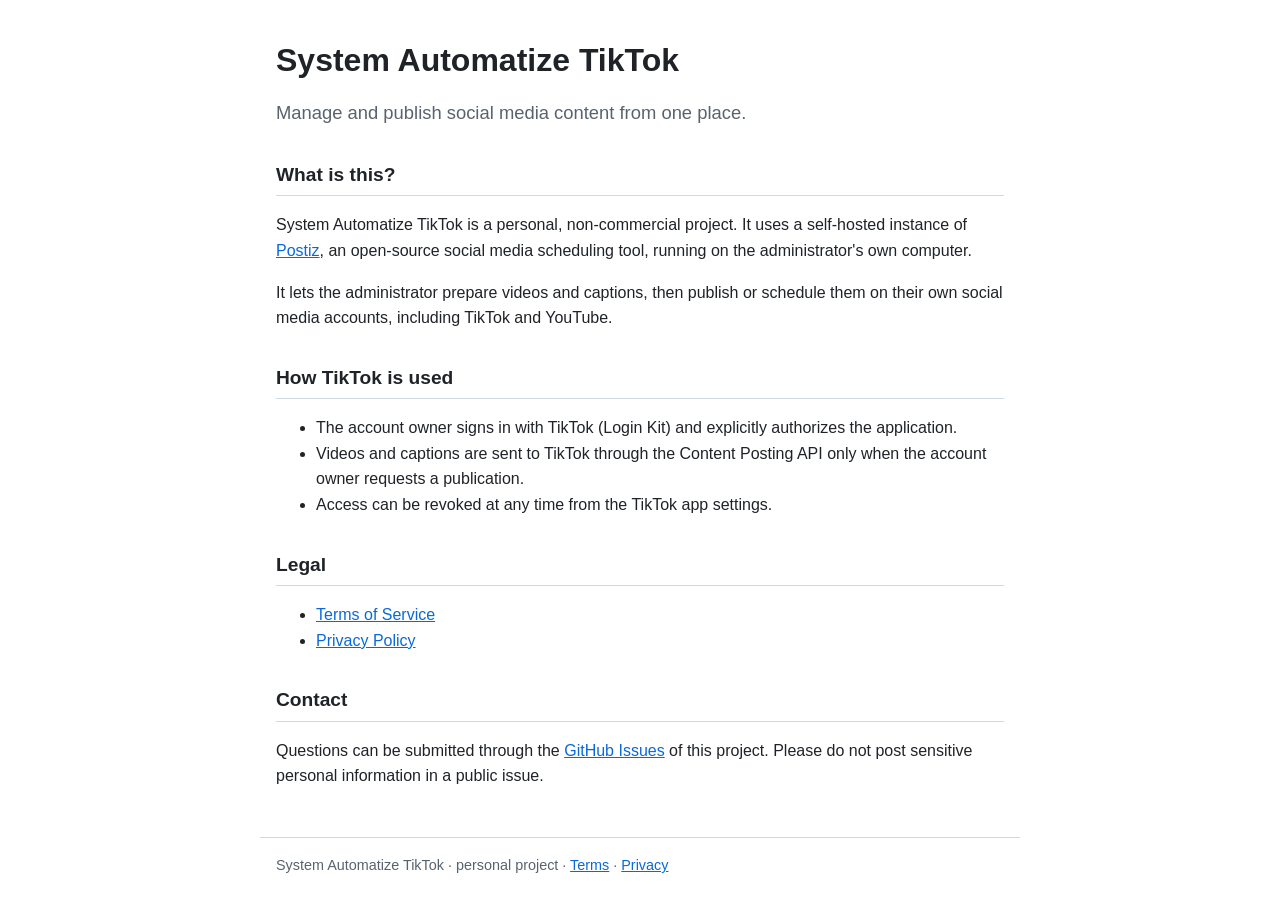
<file: index.html>
<!doctype html>
<html lang="en">
<head>
<meta charset="utf-8">
<meta name="viewport" content="width=device-width, initial-scale=1">
<title>System Automatize TikTok</title>
<meta name="description" content="A personal, self-hosted tool to manage and publish social media content from one place.">
<link rel="stylesheet" href="style.css">
</head>
<body>
<main>
  <h1>System Automatize TikTok</h1>
  <p class="lead">Manage and publish social media content from one place.</p>

  <h2>What is this?</h2>
  <p>System Automatize TikTok is a personal, non-commercial project. It uses a self-hosted instance of
  <a href="https://github.com/gitroomhq/postiz-app">Postiz</a>, an open-source social media scheduling tool,
  running on the administrator's own computer.</p>
  <p>It lets the administrator prepare videos and captions, then publish or schedule them on their own
  social media accounts, including TikTok and YouTube.</p>

  <h2>How TikTok is used</h2>
  <ul>
    <li>The account owner signs in with TikTok (Login Kit) and explicitly authorizes the application.</li>
    <li>Videos and captions are sent to TikTok through the Content Posting API only when the account owner
    requests a publication.</li>
    <li>Access can be revoked at any time from the TikTok app settings.</li>
  </ul>

  <h2>Legal</h2>
  <ul>
    <li><a href="terms.html">Terms of Service</a></li>
    <li><a href="privacy.html">Privacy Policy</a></li>
  </ul>

  <h2>Contact</h2>
  <p>Questions can be submitted through the
  <a href="https://github.com/mexcee/mexcee_automation_tiktok/issues">GitHub Issues</a> of this project.
  Please do not post sensitive personal information in a public issue.</p>
</main>
<footer>System Automatize TikTok &middot; personal project &middot; <a href="terms.html">Terms</a> &middot; <a href="privacy.html">Privacy</a></footer>
</body>
</html>
</file>
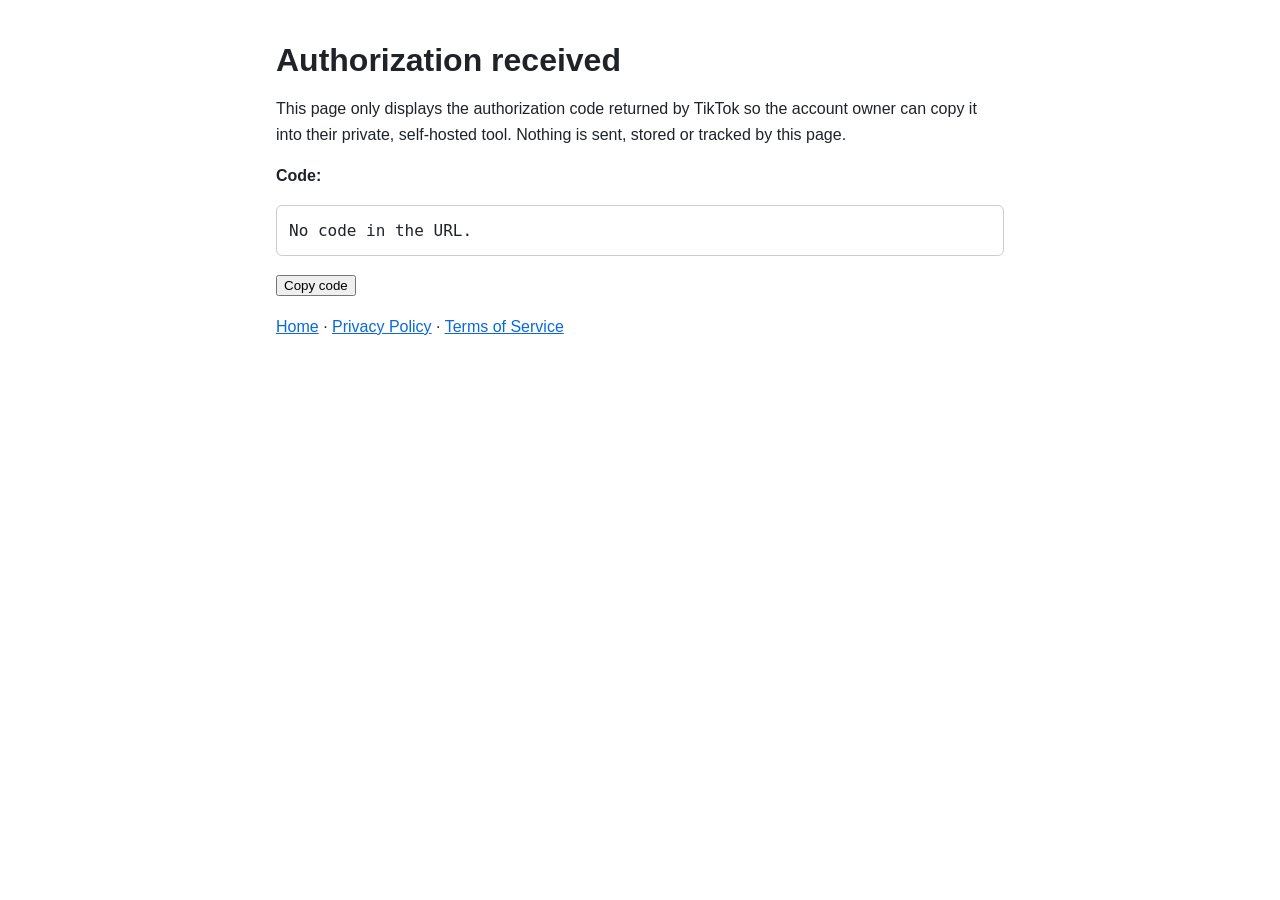
<file: callback.html>
<!doctype html>
<html lang="en">
<head>
<meta charset="utf-8">
<meta name="viewport" content="width=device-width, initial-scale=1">
<meta name="robots" content="noindex">
<title>Authorization callback — System Automatize TikTok</title>
<link rel="stylesheet" href="style.css">
</head>
<body>
<main>
  <h1>Authorization received</h1>
  <p>This page only displays the authorization code returned by TikTok so the account owner can copy it into their private, self-hosted tool. Nothing is sent, stored or tracked by this page.</p>
  <p><strong>Code:</strong></p>
  <pre id="code" style="white-space:pre-wrap;word-break:break-all;padding:12px;border:1px solid #ccc;border-radius:6px">—</pre>
  <p><button id="copy" type="button">Copy code</button> <span id="state"></span></p>
  <p><a href="index.html">Home</a> · <a href="privacy.html">Privacy Policy</a> · <a href="terms.html">Terms of Service</a></p>
</main>
<script>
  var p = new URLSearchParams(location.search);
  var c = p.get('auth_code') || p.get('code');
  var err = p.get('error') || p.get('error_description');
  document.getElementById('code').textContent = c ? c : (err ? 'Error: ' + err : 'No code in the URL.');
  document.getElementById('copy').onclick = function () {
    if (!c) return;
    navigator.clipboard.writeText(c).then(function () { document.getElementById('state').textContent = 'Copied.'; });
  };
</script>
</body>
</html>
</file>
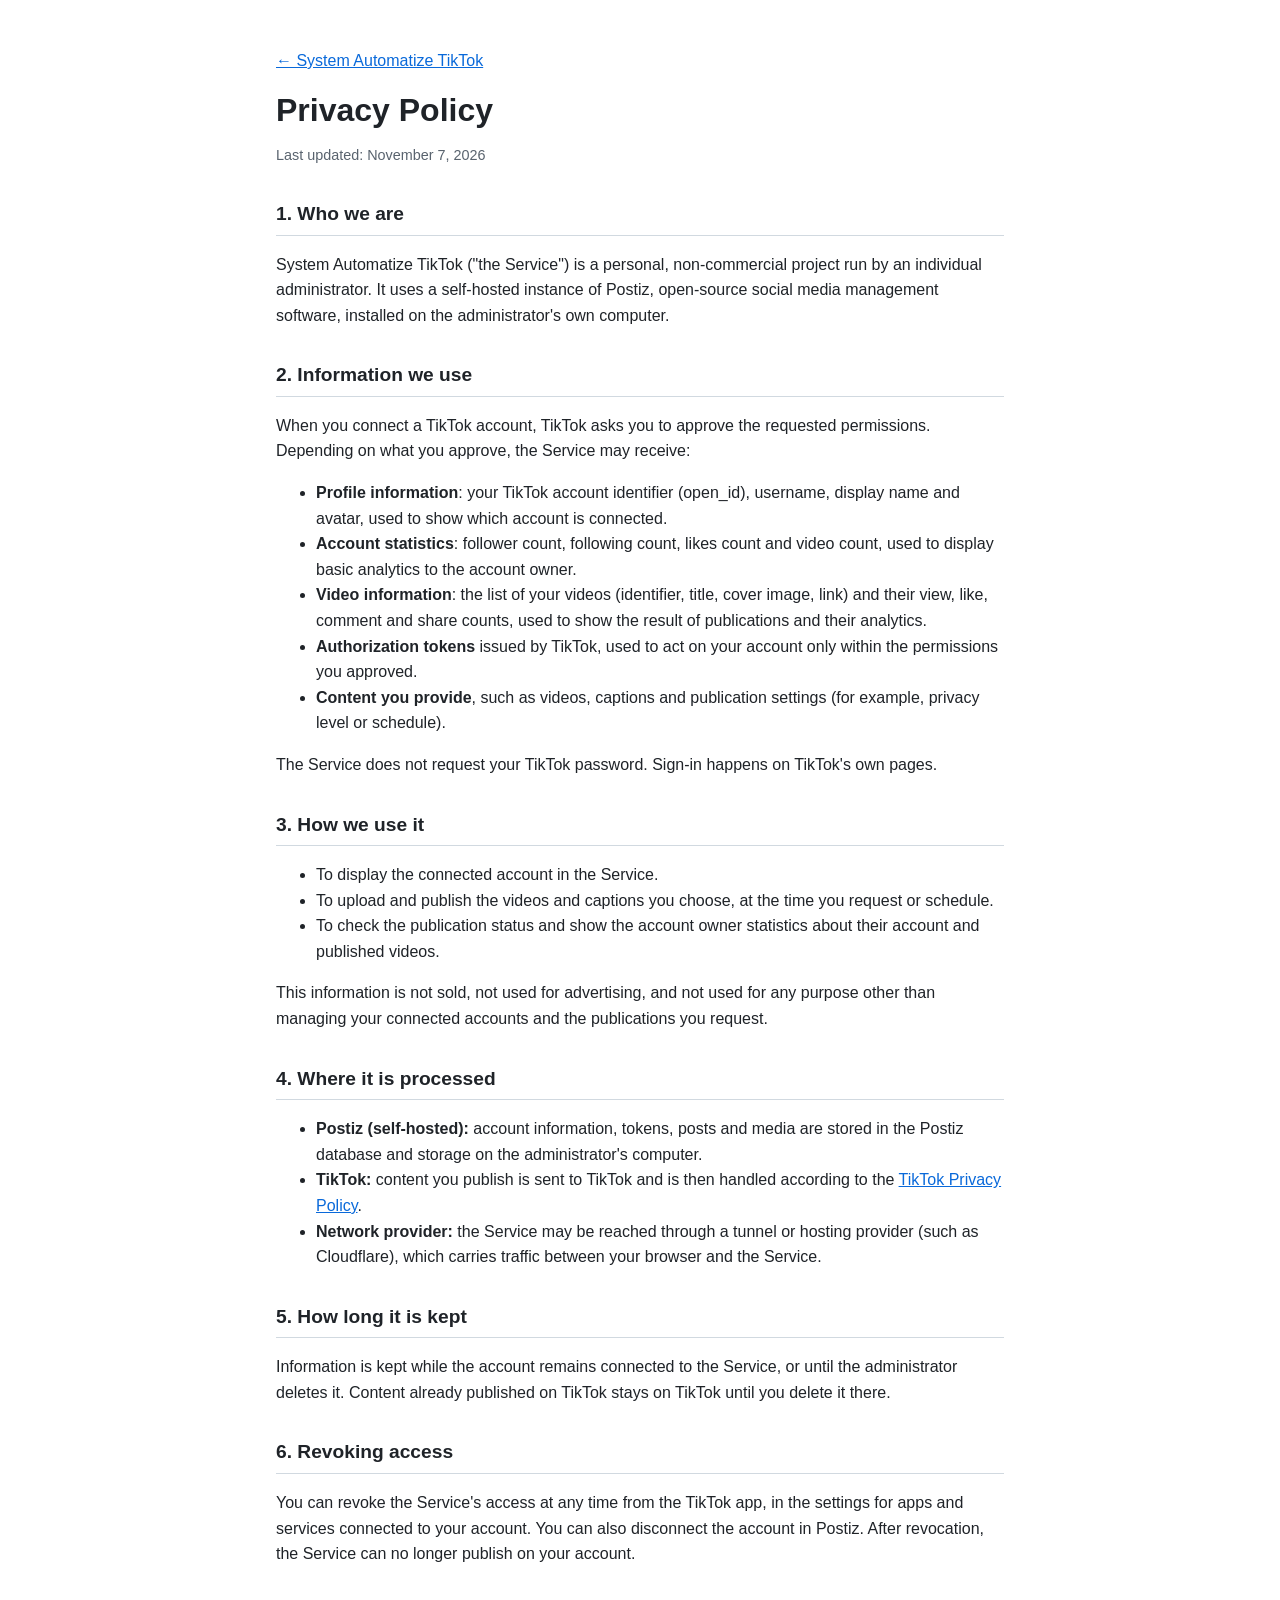
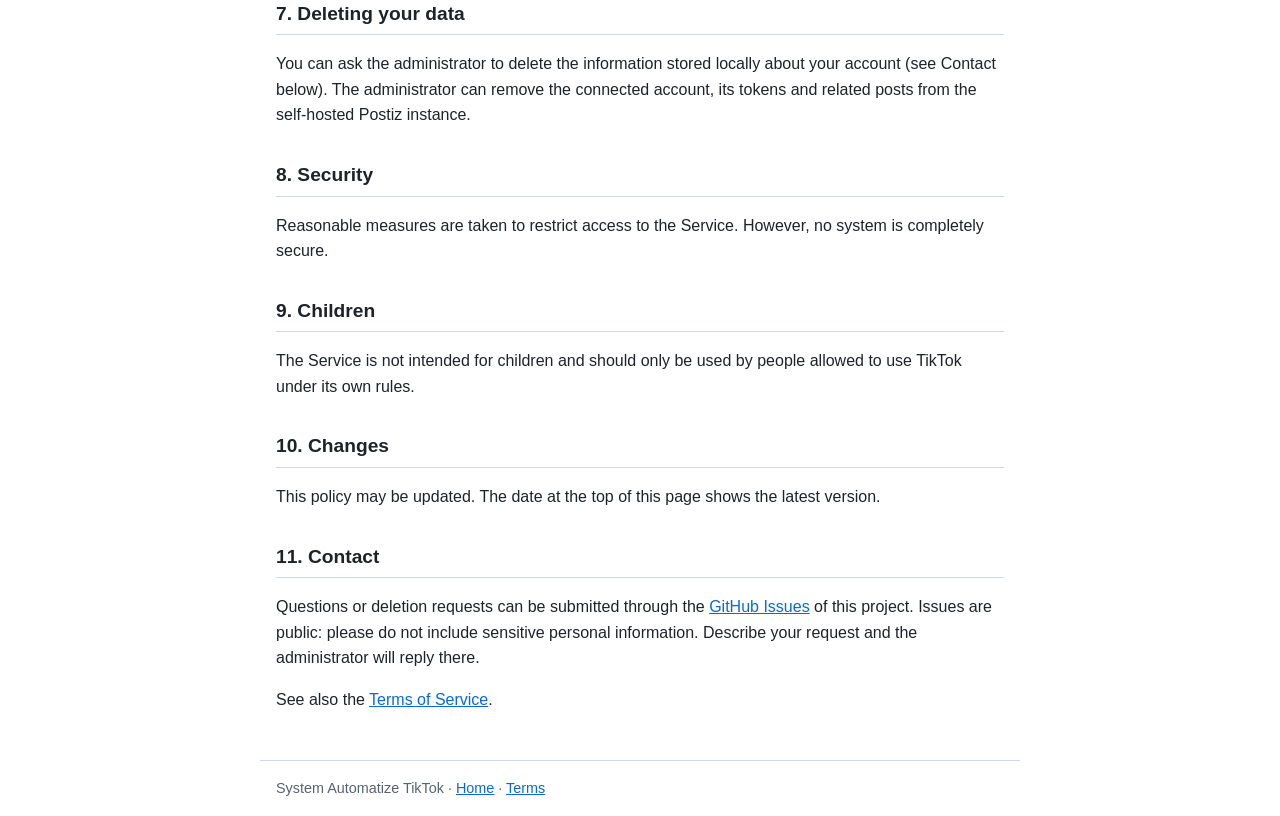
<file: privacy.html>
<!doctype html>
<html lang="en">
<head>
<meta charset="utf-8">
<meta name="viewport" content="width=device-width, initial-scale=1">
<title>Privacy Policy</title>
<link rel="stylesheet" href="style.css">
</head>
<body>
<main>
  <p><a href="index.html">&larr; System Automatize TikTok</a></p>
  <h1>Privacy Policy</h1>
  <p class="meta">Last updated: November 7, 2026</p>

  <h2>1. Who we are</h2>
  <p>System Automatize TikTok ("the Service") is a personal, non-commercial project run by an individual
  administrator. It uses a self-hosted instance of Postiz, open-source social media management software,
  installed on the administrator's own computer.</p>

  <h2>2. Information we use</h2>
  <p>When you connect a TikTok account, TikTok asks you to approve the requested permissions.
  Depending on what you approve, the Service may receive:</p>
  <ul>
    <li><strong>Profile information</strong>: your TikTok account identifier (open_id), username, display name and avatar,
    used to show which account is connected.</li>
    <li><strong>Account statistics</strong>: follower count, following count, likes count and video count,
    used to display basic analytics to the account owner.</li>
    <li><strong>Video information</strong>: the list of your videos (identifier, title, cover image, link) and their
    view, like, comment and share counts, used to show the result of publications and their analytics.</li>
    <li><strong>Authorization tokens</strong> issued by TikTok, used to act on your account only within the permissions you approved.</li>
    <li><strong>Content you provide</strong>, such as videos, captions and publication settings (for example, privacy level or schedule).</li>
  </ul>
  <p>The Service does not request your TikTok password. Sign-in happens on TikTok's own pages.</p>

  <h2>3. How we use it</h2>
  <ul>
    <li>To display the connected account in the Service.</li>
    <li>To upload and publish the videos and captions you choose, at the time you request or schedule.</li>
    <li>To check the publication status and show the account owner statistics about their account and published videos.</li>
  </ul>
  <p>This information is not sold, not used for advertising, and not used for any purpose other than
  managing your connected accounts and the publications you request.</p>

  <h2>4. Where it is processed</h2>
  <ul>
    <li><strong>Postiz (self-hosted):</strong> account information, tokens, posts and media are stored in the
    Postiz database and storage on the administrator's computer.</li>
    <li><strong>TikTok:</strong> content you publish is sent to TikTok and is then handled according to the
    <a href="https://www.tiktok.com/legal/privacy-policy">TikTok Privacy Policy</a>.</li>
    <li><strong>Network provider:</strong> the Service may be reached through a tunnel or hosting provider
    (such as Cloudflare), which carries traffic between your browser and the Service.</li>
  </ul>

  <h2>5. How long it is kept</h2>
  <p>Information is kept while the account remains connected to the Service, or until the administrator deletes it.
  Content already published on TikTok stays on TikTok until you delete it there.</p>

  <h2>6. Revoking access</h2>
  <p>You can revoke the Service's access at any time from the TikTok app, in the settings for apps and
  services connected to your account. You can also disconnect the account in Postiz. After revocation,
  the Service can no longer publish on your account.</p>

  <h2>7. Deleting your data</h2>
  <p>You can ask the administrator to delete the information stored locally about your account
  (see Contact below). The administrator can remove the connected account, its tokens and related posts
  from the self-hosted Postiz instance.</p>

  <h2>8. Security</h2>
  <p>Reasonable measures are taken to restrict access to the Service. However, no system is completely secure.</p>

  <h2>9. Children</h2>
  <p>The Service is not intended for children and should only be used by people allowed to use TikTok under its own rules.</p>

  <h2>10. Changes</h2>
  <p>This policy may be updated. The date at the top of this page shows the latest version.</p>

  <h2>11. Contact</h2>
  <p>Questions or deletion requests can be submitted through the
  <a href="https://github.com/mexcee/mexcee_automation_tiktok/issues">GitHub Issues</a> of this project.
  Issues are public: please do not include sensitive personal information. Describe your request and the
  administrator will reply there.</p>

  <p>See also the <a href="terms.html">Terms of Service</a>.</p>
</main>
<footer>System Automatize TikTok &middot; <a href="index.html">Home</a> &middot; <a href="terms.html">Terms</a></footer>
</body>
</html>
</file>
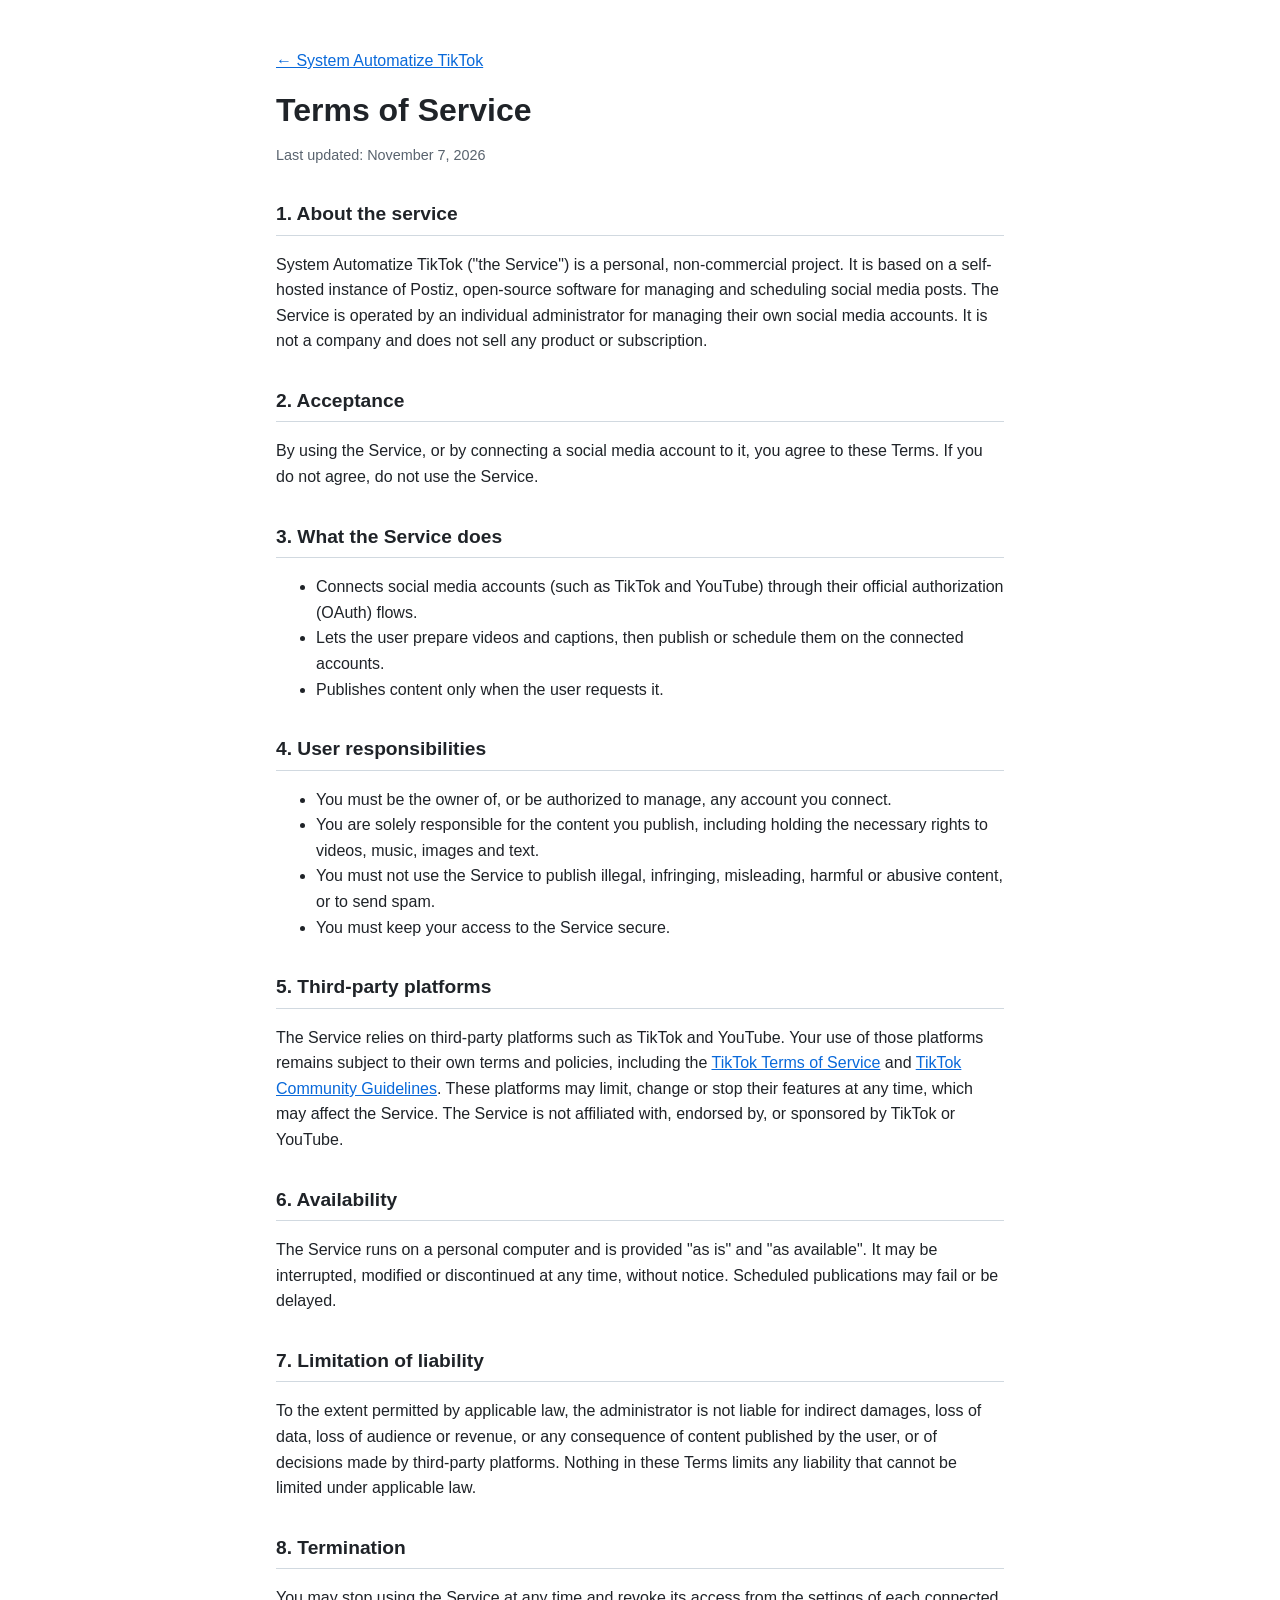
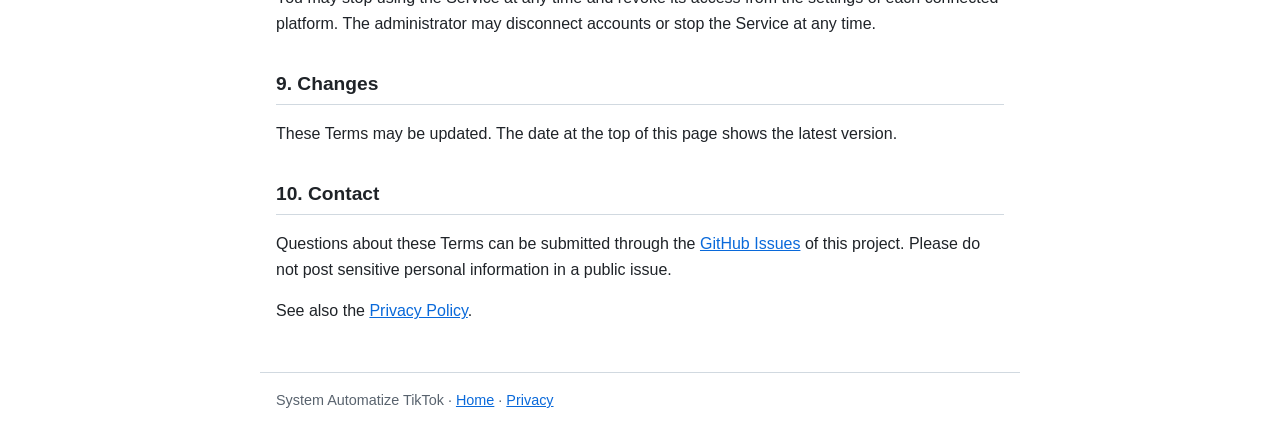
<file: terms.html>
<!doctype html>
<html lang="en">
<head>
<meta charset="utf-8">
<meta name="viewport" content="width=device-width, initial-scale=1">
<title>Terms of Service</title>
<link rel="stylesheet" href="style.css">
</head>
<body>
<main>
  <p><a href="index.html">&larr; System Automatize TikTok</a></p>
  <h1>Terms of Service</h1>
  <p class="meta">Last updated: November 7, 2026</p>

  <h2>1. About the service</h2>
  <p>System Automatize TikTok ("the Service") is a personal, non-commercial project. It is based on a
  self-hosted instance of Postiz, open-source software for managing and scheduling social media posts.
  The Service is operated by an individual administrator for managing their own social media accounts.
  It is not a company and does not sell any product or subscription.</p>

  <h2>2. Acceptance</h2>
  <p>By using the Service, or by connecting a social media account to it, you agree to these Terms.
  If you do not agree, do not use the Service.</p>

  <h2>3. What the Service does</h2>
  <ul>
    <li>Connects social media accounts (such as TikTok and YouTube) through their official authorization (OAuth) flows.</li>
    <li>Lets the user prepare videos and captions, then publish or schedule them on the connected accounts.</li>
    <li>Publishes content only when the user requests it.</li>
  </ul>

  <h2>4. User responsibilities</h2>
  <ul>
    <li>You must be the owner of, or be authorized to manage, any account you connect.</li>
    <li>You are solely responsible for the content you publish, including holding the necessary rights to
    videos, music, images and text.</li>
    <li>You must not use the Service to publish illegal, infringing, misleading, harmful or abusive content,
    or to send spam.</li>
    <li>You must keep your access to the Service secure.</li>
  </ul>

  <h2>5. Third-party platforms</h2>
  <p>The Service relies on third-party platforms such as TikTok and YouTube. Your use of those platforms
  remains subject to their own terms and policies, including the
  <a href="https://www.tiktok.com/legal/terms-of-service">TikTok Terms of Service</a> and
  <a href="https://www.tiktok.com/community-guidelines">TikTok Community Guidelines</a>.
  These platforms may limit, change or stop their features at any time, which may affect the Service.
  The Service is not affiliated with, endorsed by, or sponsored by TikTok or YouTube.</p>

  <h2>6. Availability</h2>
  <p>The Service runs on a personal computer and is provided "as is" and "as available".
  It may be interrupted, modified or discontinued at any time, without notice.
  Scheduled publications may fail or be delayed.</p>

  <h2>7. Limitation of liability</h2>
  <p>To the extent permitted by applicable law, the administrator is not liable for indirect damages, loss of
  data, loss of audience or revenue, or any consequence of content published by the user, or of decisions made
  by third-party platforms. Nothing in these Terms limits any liability that cannot be limited under applicable law.</p>

  <h2>8. Termination</h2>
  <p>You may stop using the Service at any time and revoke its access from the settings of each connected platform.
  The administrator may disconnect accounts or stop the Service at any time.</p>

  <h2>9. Changes</h2>
  <p>These Terms may be updated. The date at the top of this page shows the latest version.</p>

  <h2>10. Contact</h2>
  <p>Questions about these Terms can be submitted through the
  <a href="https://github.com/mexcee/mexcee_automation_tiktok/issues">GitHub Issues</a> of this project.
  Please do not post sensitive personal information in a public issue.</p>

  <p>See also the <a href="privacy.html">Privacy Policy</a>.</p>
</main>
<footer>System Automatize TikTok &middot; <a href="index.html">Home</a> &middot; <a href="privacy.html">Privacy</a></footer>
</body>
</html>
</file>
<file: style.css>
:root { --bg: #ffffff; --text: #1f2328; --muted: #59636e; --link: #0969da; --line: #d1d9e0; }
@media (prefers-color-scheme: dark) {
  :root { --bg: #0d1117; --text: #e6edf3; --muted: #9198a1; --link: #4493f8; --line: #3d444d; }
}
* { box-sizing: border-box; }
body { margin: 0; background: var(--bg); color: var(--text);
  font: 16px/1.6 -apple-system, BlinkMacSystemFont, "Segoe UI", Roboto, Helvetica, Arial, sans-serif; }
main { max-width: 760px; margin: 0 auto; padding: 32px 16px; }
h1 { font-size: 2rem; line-height: 1.25; margin: 0.5rem 0 0.25rem; }
h2 { font-size: 1.2rem; margin-top: 2rem; padding-bottom: 0.3rem; border-bottom: 1px solid var(--line); }
a { color: var(--link); }
.lead { font-size: 1.15rem; color: var(--muted); }
.meta { color: var(--muted); font-size: 0.9rem; }
footer { max-width: 760px; margin: 0 auto; padding: 16px; border-top: 1px solid var(--line);
  color: var(--muted); font-size: 0.9rem; }
</file>
